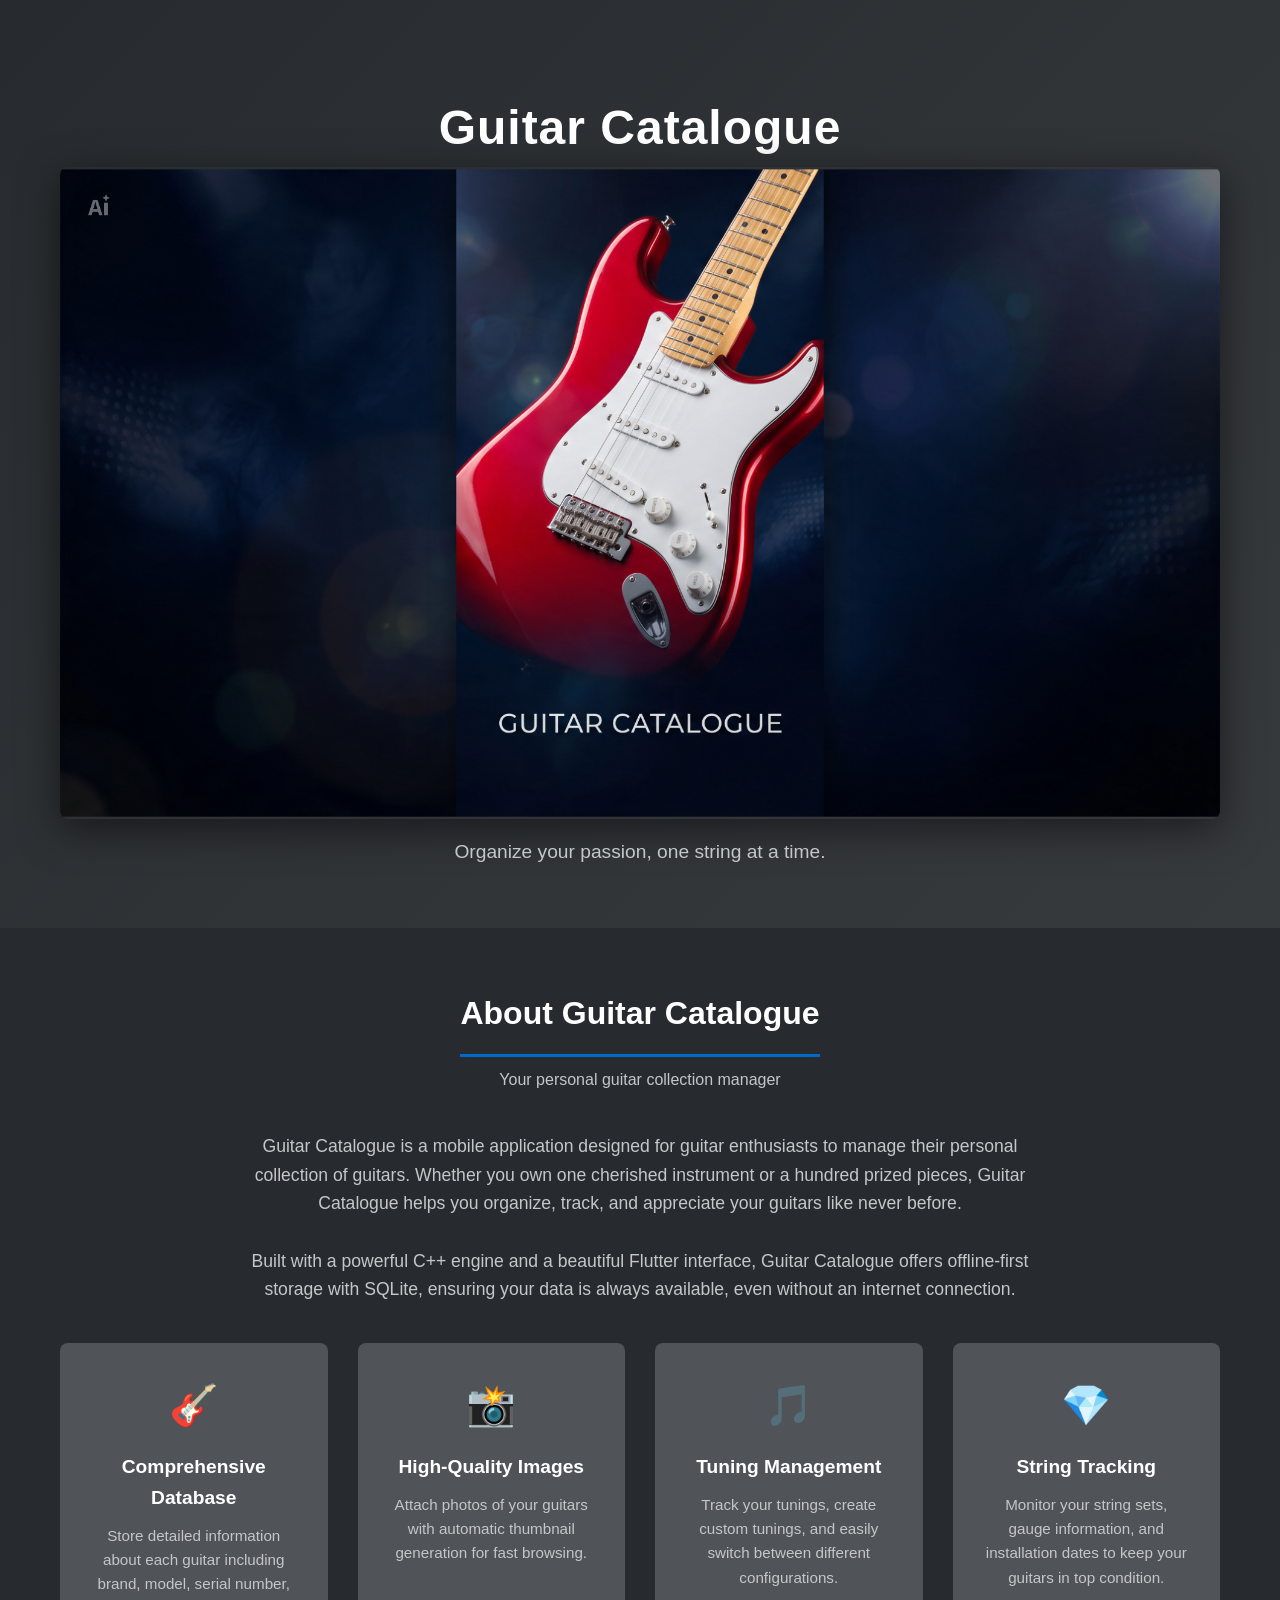
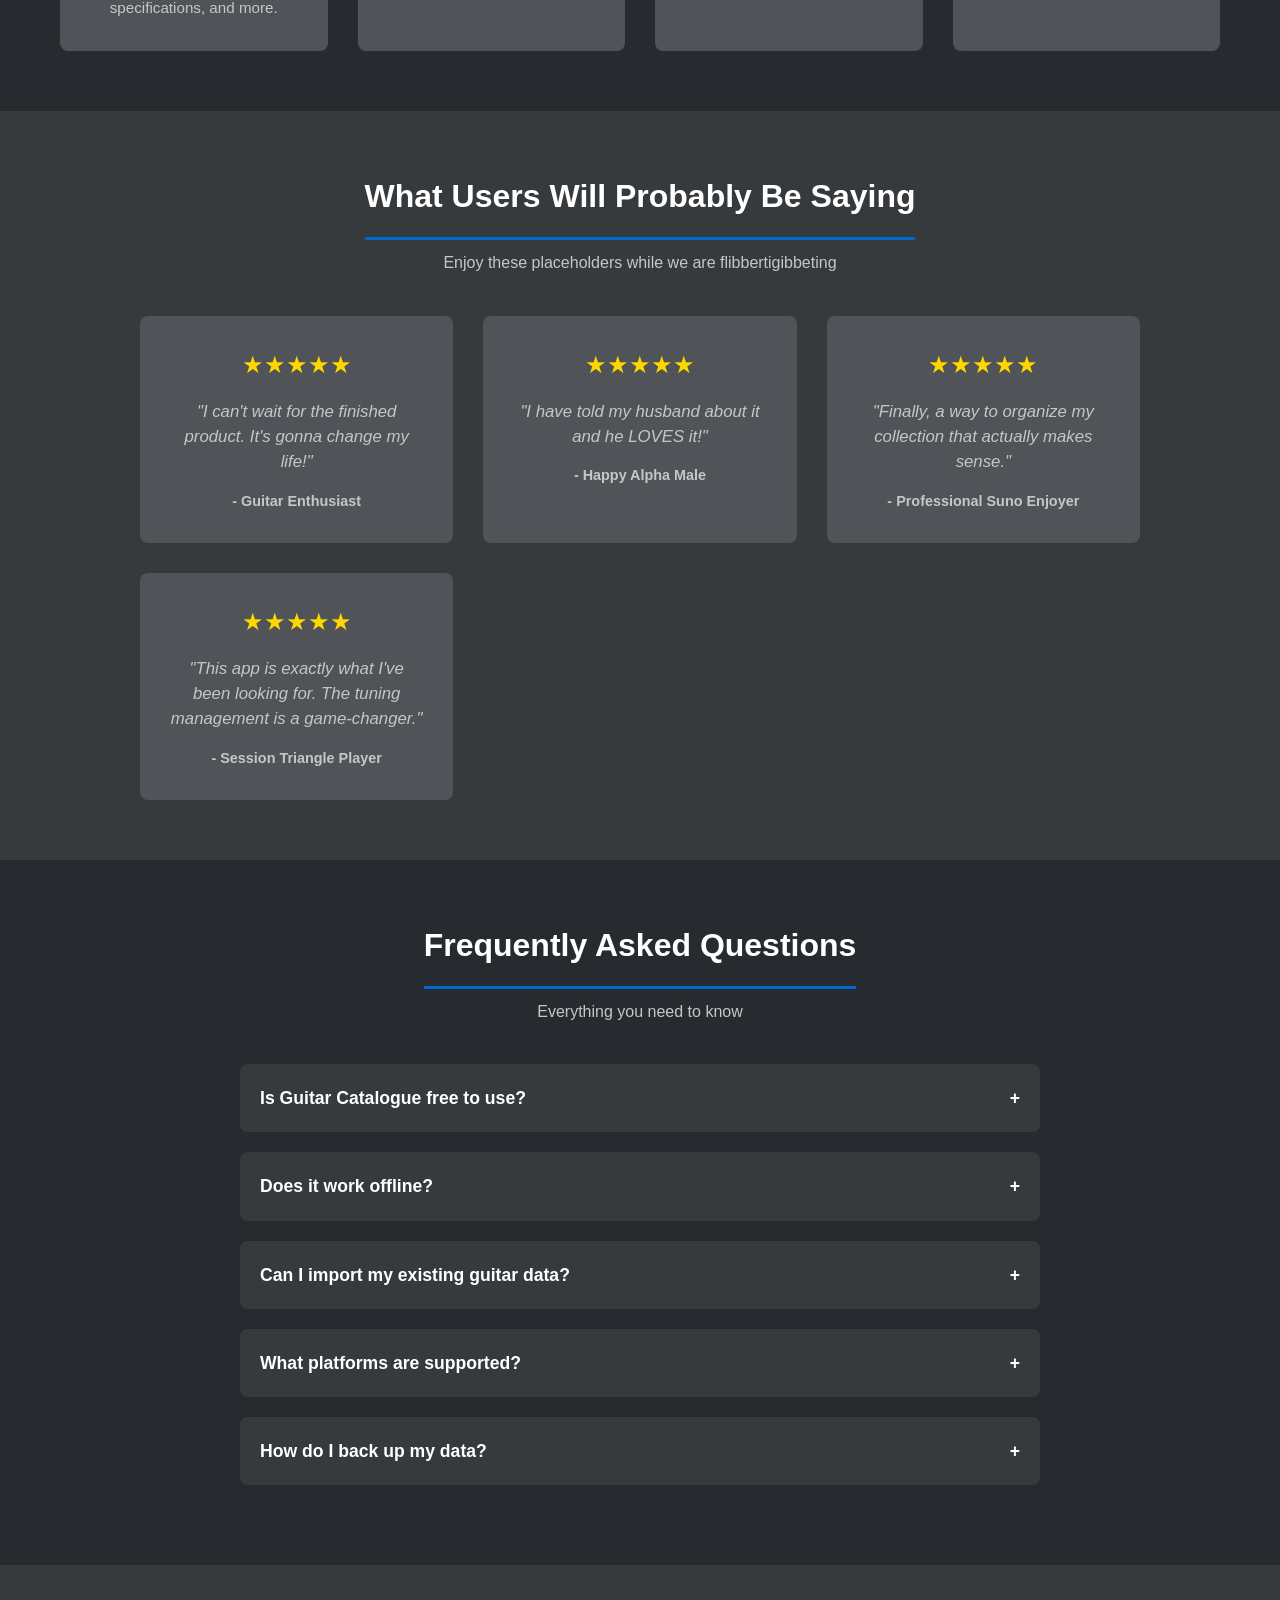
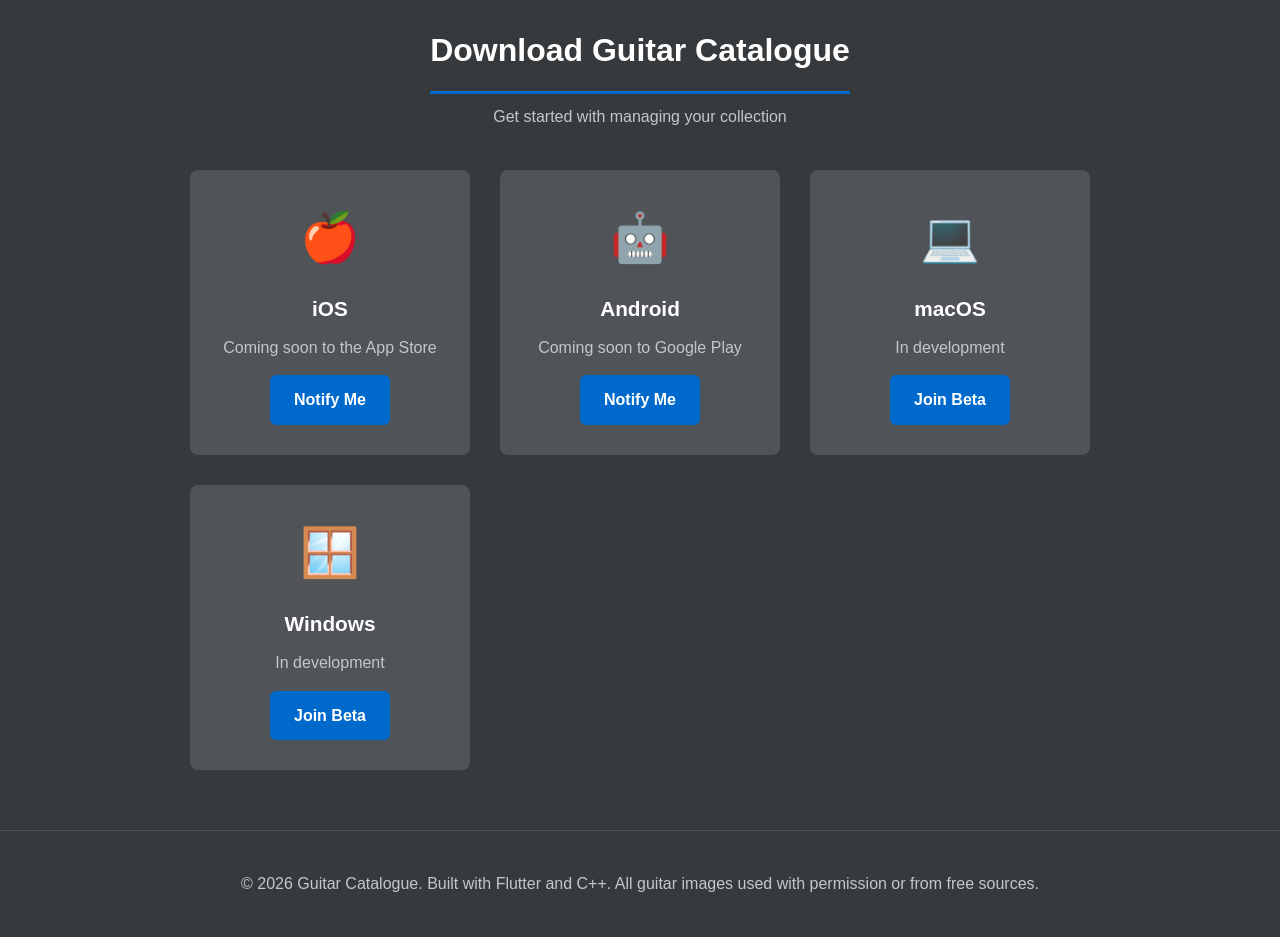
<file: docs/index.html>
<!DOCTYPE html>
<html lang="en">
<head>
    <meta charset="UTF-8">
    <meta name="viewport" content="width=device-width, initial-scale=1.0">
    <title>Guitar Catalogue - Your Personal Guitar Collection Manager</title>
    <style>
        /* Color Palette from specs */
        :root {
            --background-dark: #272B2F;
            --background-medium: #373A3D;
            --background-light: #505357;
            --background-blue-highlight: #0069CC;
            --font-medium: #C4C7CA;
        }
        
        * {
            margin: 0;
            padding: 0;
            box-sizing: border-box;
        }
        
        body {
            font-family: -apple-system, BlinkMacSystemFont, 'Segoe UI', Roboto, Oxygen, Ubuntu, sans-serif;
            background-color: var(--background-dark);
            color: var(--font-medium);
            line-height: 1.6;
        }
        
        .container {
            max-width: 1200px;
            margin: 0 auto;
            padding: 0 20px;
        }
        
        /* Splash Header */
        .splash-section {
            text-align: center;
            padding: 60px 20px;
            background: linear-gradient(135deg, var(--background-dark) 0%, var(--background-medium) 100%);
        }
        
        .splash-image {
            max-width: 100%;
            height: auto;
            border-radius: 8px;
            box-shadow: 0 10px 40px rgba(0, 0, 0, 0.5);
        }
        
        .logo {
            margin-top: 30px;
        }
        
        .logo h1 {
            font-size: 3rem;
            color: #fff;
            font-weight: 700;
            letter-spacing: 1px;
        }
        
        .tagline {
            font-size: 1.2rem;
            color: var(--font-medium);
            margin-top: 10px;
        }
        
        /* Content Sections */
        .section {
            padding: 60px 20px;
            background-color: var(--background-medium);
        }
        
        .section:nth-child(even) {
            background-color: var(--background-dark);
        }
        
        .section-header {
            text-align: center;
            margin-bottom: 40px;
        }
        
        .section-title {
            font-size: 2rem;
            color: #fff;
            border-bottom: 3px solid var(--background-blue-highlight);
            padding-bottom: 15px;
            display: inline-block;
        }
        
        .section-subtitle {
            color: var(--font-medium);
            margin-top: 10px;
        }
        
        /* About Section */
        .about-content {
            max-width: 800px;
            margin: 0 auto;
            text-align: center;
        }
        
        /* Reviews Section */
        .reviews-grid {
            display: grid;
            grid-template-columns: repeat(auto-fit, minmax(280px, 1fr));
            gap: 30px;
            max-width: 1000px;
            margin: 0 auto;
        }
        
        .review-card {
            background-color: var(--background-light);
            padding: 30px;
            border-radius: 8px;
            text-align: center;
        }
        
        .review-stars {
            color: #FFD700;
            font-size: 1.5rem;
            margin-bottom: 15px;
        }
        
        .review-text {
            color: var(--font-medium);
            font-size: 1.05rem;
            font-style: italic;
            margin-bottom: 15px;
            line-height: 1.5;
        }
        
        .review-author {
            color: var(--font-medium);
            font-size: 0.9rem;
            font-weight: 600;
        }
        
        .about-text {
            font-size: 1.1rem;
            margin-bottom: 30px;
        }
        
        .feature-grid {
            display: grid;
            grid-template-columns: repeat(auto-fit, minmax(250px, 1fr));
            gap: 30px;
            margin-top: 40px;
        }
        
        .feature-card {
            background-color: var(--background-light);
            padding: 30px;
            border-radius: 8px;
            text-align: center;
        }
        
        .feature-icon {
            font-size: 2.5rem;
            color: var(--background-blue-highlight);
            margin-bottom: 15px;
        }
        
        .feature-title {
            font-size: 1.2rem;
            color: #fff;
            margin-bottom: 10px;
        }
        
        .feature-description {
            color: var(--font-medium);
            font-size: 0.95rem;
        }
        
        /* FAQ Section */
        .faq-list {
            max-width: 800px;
            margin: 0 auto;
        }
        
        .faq-item {
            background-color: var(--background-light);
            margin-bottom: 20px;
            border-radius: 8px;
            overflow: hidden;
        }
        
        .faq-question {
            padding: 20px;
            background-color: var(--background-medium);
            cursor: pointer;
            font-size: 1.1rem;
            font-weight: 600;
            color: #fff;
            display: flex;
            justify-content: space-between;
            align-items: center;
        }
        
        .faq-question:hover {
            background-color: var(--background-light);
        }
        
        .faq-answer {
            padding: 0 20px 20px;
            color: var(--font-medium);
            display: none;
        }
        
        .faq-item.active .faq-answer {
            display: block;
        }
        
        /* Download Section */
        .download-grid {
            display: grid;
            grid-template-columns: repeat(auto-fit, minmax(280px, 1fr));
            gap: 30px;
            max-width: 900px;
            margin: 0 auto;
        }
        
        .download-card {
            background-color: var(--background-light);
            padding: 30px;
            border-radius: 8px;
            text-align: center;
        }
        
        .download-platform {
            font-size: 1.3rem;
            color: #fff;
            margin-bottom: 10px;
        }
        
        .download-icon {
            font-size: 3rem;
            color: var(--background-blue-highlight);
            margin-bottom: 15px;
        }
        
        .download-button {
            display: inline-block;
            background-color: var(--background-blue-highlight);
            color: #fff;
            padding: 12px 24px;
            border-radius: 6px;
            text-decoration: none;
            font-weight: 600;
            margin-top: 15px;
            transition: background-color 0.3s;
        }
        
        .download-button:hover {
            background-color: #005ba3;
        }
        
        /* Footer */
        .footer {
            text-align: center;
            padding: 40px 20px;
            background-color: var(--background-medium);
            border-top: 1px solid var(--background-light);
        }
        
        .footer-text {
            color: var(--font-medium);
        }
        
        /* Responsive */
        @media (max-width: 768px) {
            .logo h1 {
                font-size: 2rem;
            }
            
            .tagline {
                font-size: 1rem;
            }
            
            .feature-grid {
                grid-template-columns: 1fr;
            }
            
            .download-grid {
                grid-template-columns: 1fr;
            }
        }
        
        /* Animations */
        @keyframes fadeIn {
            from { opacity: 0; transform: translateY(20px); }
            to { opacity: 1; transform: translateY(0); }
        }
        
        .section, .feature-card, .faq-item, .download-card, .review-card {
            animation: fadeIn 0.6s ease-out;
        }
    </style>
</head>
<body>
    <!-- Splash Section -->
    <section class="splash-section">
        <div class="container">
            <div class="logo">
                <h1>Guitar Catalogue</h1>
            </div>
            <img src="img/splash.png" alt="Guitar Catalogue" class="splash-image">
            <p class="tagline">Organize your passion, one string at a time.</p>
        </div>
    </section>

    <!-- About Section -->
    <section class="section">
        <div class="container">
            <div class="section-header">
                <h2 class="section-title">About Guitar Catalogue</h2>
                <p class="section-subtitle">Your personal guitar collection manager</p>
            </div>
            <div class="about-content">
                <p class="about-text">
                    Guitar Catalogue is a mobile application designed for guitar enthusiasts to manage their personal collection of guitars. 
                    Whether you own one cherished instrument or a hundred prized pieces, Guitar Catalogue helps you organize, track, and appreciate your guitars like never before.
                </p>
                <p class="about-text">
                    Built with a powerful C++ engine and a beautiful Flutter interface, Guitar Catalogue offers offline-first storage with SQLite, 
                    ensuring your data is always available, even without an internet connection.
                </p>
            </div>
            
            <div class="feature-grid">
                <div class="feature-card">
                    <div class="feature-icon">🎸</div>
                    <h3 class="feature-title">Comprehensive Database</h3>
                    <p class="feature-description">Store detailed information about each guitar including brand, model, serial number, specifications, and more.</p>
                </div>
                <div class="feature-card">
                    <div class="feature-icon">📸</div>
                    <h3 class="feature-title">High-Quality Images</h3>
                    <p class="feature-description">Attach photos of your guitars with automatic thumbnail generation for fast browsing.</p>
                </div>
                <div class="feature-card">
                    <div class="feature-icon">🎵</div>
                    <h3 class="feature-title">Tuning Management</h3>
                    <p class="feature-description">Track your tunings, create custom tunings, and easily switch between different configurations.</p>
                </div>
                <div class="feature-card">
                    <div class="feature-icon">💎</div>
                    <h3 class="feature-title">String Tracking</h3>
                    <p class="feature-description">Monitor your string sets, gauge information, and installation dates to keep your guitars in top condition.</p>
                </div>
            </div>
        </div>
    </section>

    <!-- Reviews Section -->
    <section class="section">
        <div class="container">
            <div class="section-header">
                <h2 class="section-title">What Users Will Probably Be Saying</h2>
                <p class="section-subtitle">Enjoy these placeholders while we are flibbertigibbeting</p>
            </div>
            <div class="reviews-grid">
                <div class="review-card">
                    <div class="review-stars">★★★★★</div>
                    <p class="review-text">"I can't wait for the finished product. It's gonna change my life!"</p>
                    <p class="review-author">- Guitar Enthusiast</p>
                </div>
                <div class="review-card">
                    <div class="review-stars">★★★★★</div>
                    <p class="review-text">"I have told my husband about it and he LOVES it!"</p>
                    <p class="review-author">- Happy Alpha Male</p>
                </div>
                <div class="review-card">
                    <div class="review-stars">★★★★★</div>
                    <p class="review-text">"Finally, a way to organize my collection that actually makes sense."</p>
                    <p class="review-author">- Professional Suno Enjoyer</p>
                </div>
                <div class="review-card">
                    <div class="review-stars">★★★★★</div>
                    <p class="review-text">"This app is exactly what I've been looking for. The tuning management is a game-changer."</p>
                    <p class="review-author">- Session Triangle Player</p>
                </div>
            </div>
        </div>
    </section>

    <!-- FAQ Section -->
    <section class="section">
        <div class="container">
            <div class="section-header">
                <h2 class="section-title">Frequently Asked Questions</h2>
                <p class="section-subtitle">Everything you need to know</p>
            </div>
            <div class="faq-list">
                <div class="faq-item">
                    <div class="faq-question" onclick="toggleFaq(this)">
                        <span>Is Guitar Catalogue free to use?</span>
                        <span>+</span>
                    </div>
                    <div class="faq-answer">
                        <p>Yes! Guitar Catalogue is completely free to use. It will require a substantial service fee and optional donations. You can pay conveniently with ad revenue, but it will require you staring at ad videos with eye tracking for 45 seconds every 5 minutes. We built this app for guitar lovers, by guitar lovers.</p>
                    </div>
                </div>
                <div class="faq-item">
                    <div class="faq-question" onclick="toggleFaq(this)">
                        <span>Does it work offline?</span>
                        <span>+</span>
                    </div>
                    <div class="faq-answer">
                        <p>Absolutely! Guitar Catalogue stores all your data locally on your device using SQLite. You don't need an internet connection to access or update your guitar collection.</p>
                    </div>
                </div>
                <div class="faq-item">
                    <div class="faq-question" onclick="toggleFaq(this)">
                        <span>Can I import my existing guitar data?</span>
                        <span>+</span>
                    </div>
                    <div class="faq-answer">
                        <p>Yes! Guitar Catalogue supports importing from various formats. We're currently working on import tools for CSV, JSON, and other popular formats. Stay tuned for more import options.</p>
                    </div>
                </div>
                <div class="faq-item">
                    <div class="faq-question" onclick="toggleFaq(this)">
                        <span>What platforms are supported?</span>
                        <span>+</span>
                    </div>
                    <div class="faq-answer">
                        <p>Guitar Catalogue is being developed for iOS and Android first, with macOS and Windows support coming soon. The app is built with Flutter and C++, ensuring great performance across all platforms.</p>
                    </div>
                </div>
                <div class="faq-item">
                    <div class="faq-question" onclick="toggleFaq(this)">
                        <span>How do I back up my data?</span>
                        <span>+</span>
                    </div>
                    <div class="faq-answer">
                        <p>Your data is stored locally, but we're working on cloud sync functionality for future releases. In the meantime, you can back up your SQLite database file manually.</p>
                    </div>
                </div>
            </div>
        </div>
    </section>

    <!-- Download Section -->
    <section class="section">
        <div class="container">
            <div class="section-header">
                <h2 class="section-title">Download Guitar Catalogue</h2>
                <p class="section-subtitle">Get started with managing your collection</p>
            </div>
            <div class="download-grid">
                <div class="download-card">
                    <div class="download-icon">🍎</div>
                    <h3 class="download-platform">iOS</h3>
                    <p>Coming soon to the App Store</p>
                    <a href="#" class="download-button">Notify Me</a>
                </div>
                <div class="download-card">
                    <div class="download-icon">🤖</div>
                    <h3 class="download-platform">Android</h3>
                    <p>Coming soon to Google Play</p>
                    <a href="#" class="download-button">Notify Me</a>
                </div>
                <div class="download-card">
                    <div class="download-icon">💻</div>
                    <h3 class="download-platform">macOS</h3>
                    <p>In development</p>
                    <a href="#" class="download-button">Join Beta</a>
                </div>
                <div class="download-card">
                    <div class="download-icon">🪟</div>
                    <h3 class="download-platform">Windows</h3>
                    <p>In development</p>
                    <a href="#" class="download-button">Join Beta</a>
                </div>
            </div>
        </div>
    </section>

    <!-- Footer -->
    <footer class="footer">
        <div class="container">
            <p class="footer-text">© 2026 Guitar Catalogue. Built with Flutter and C++. All guitar images used with permission or from free sources.</p>
        </div>
    </footer>

    <script>
        function toggleFaq(element) {
            const faqItem = element.parentElement;
            const isActive = faqItem.classList.contains('active');
            
            // Close all FAQ items
            document.querySelectorAll('.faq-item').forEach(item => {
                item.classList.remove('active');
                item.querySelector('.faq-question span:last-child').textContent = '+ ';
            });
            
            // Toggle current item
            if (!isActive) {
                faqItem.classList.add('active');
                element.querySelector('span:last-child').textContent = '- ';
            }
        }
    </script>
</body>
</html>
</file>
